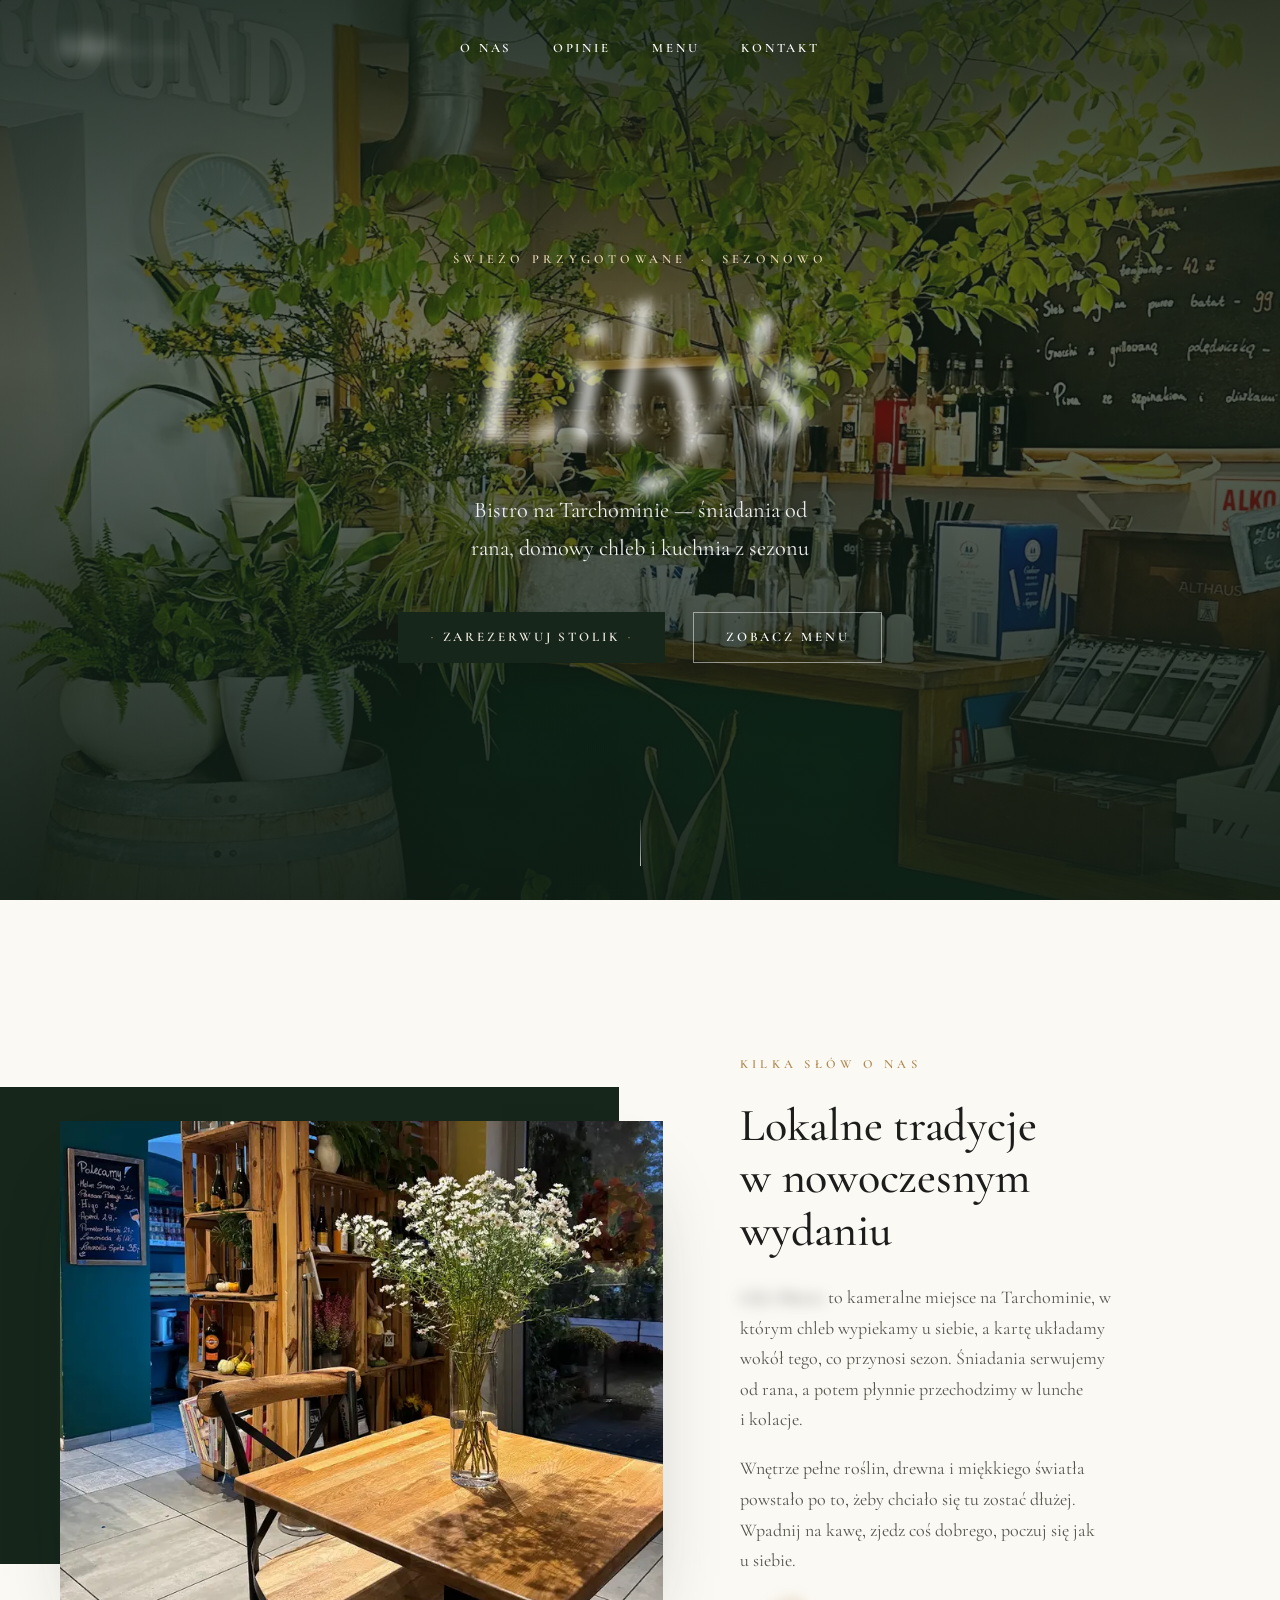
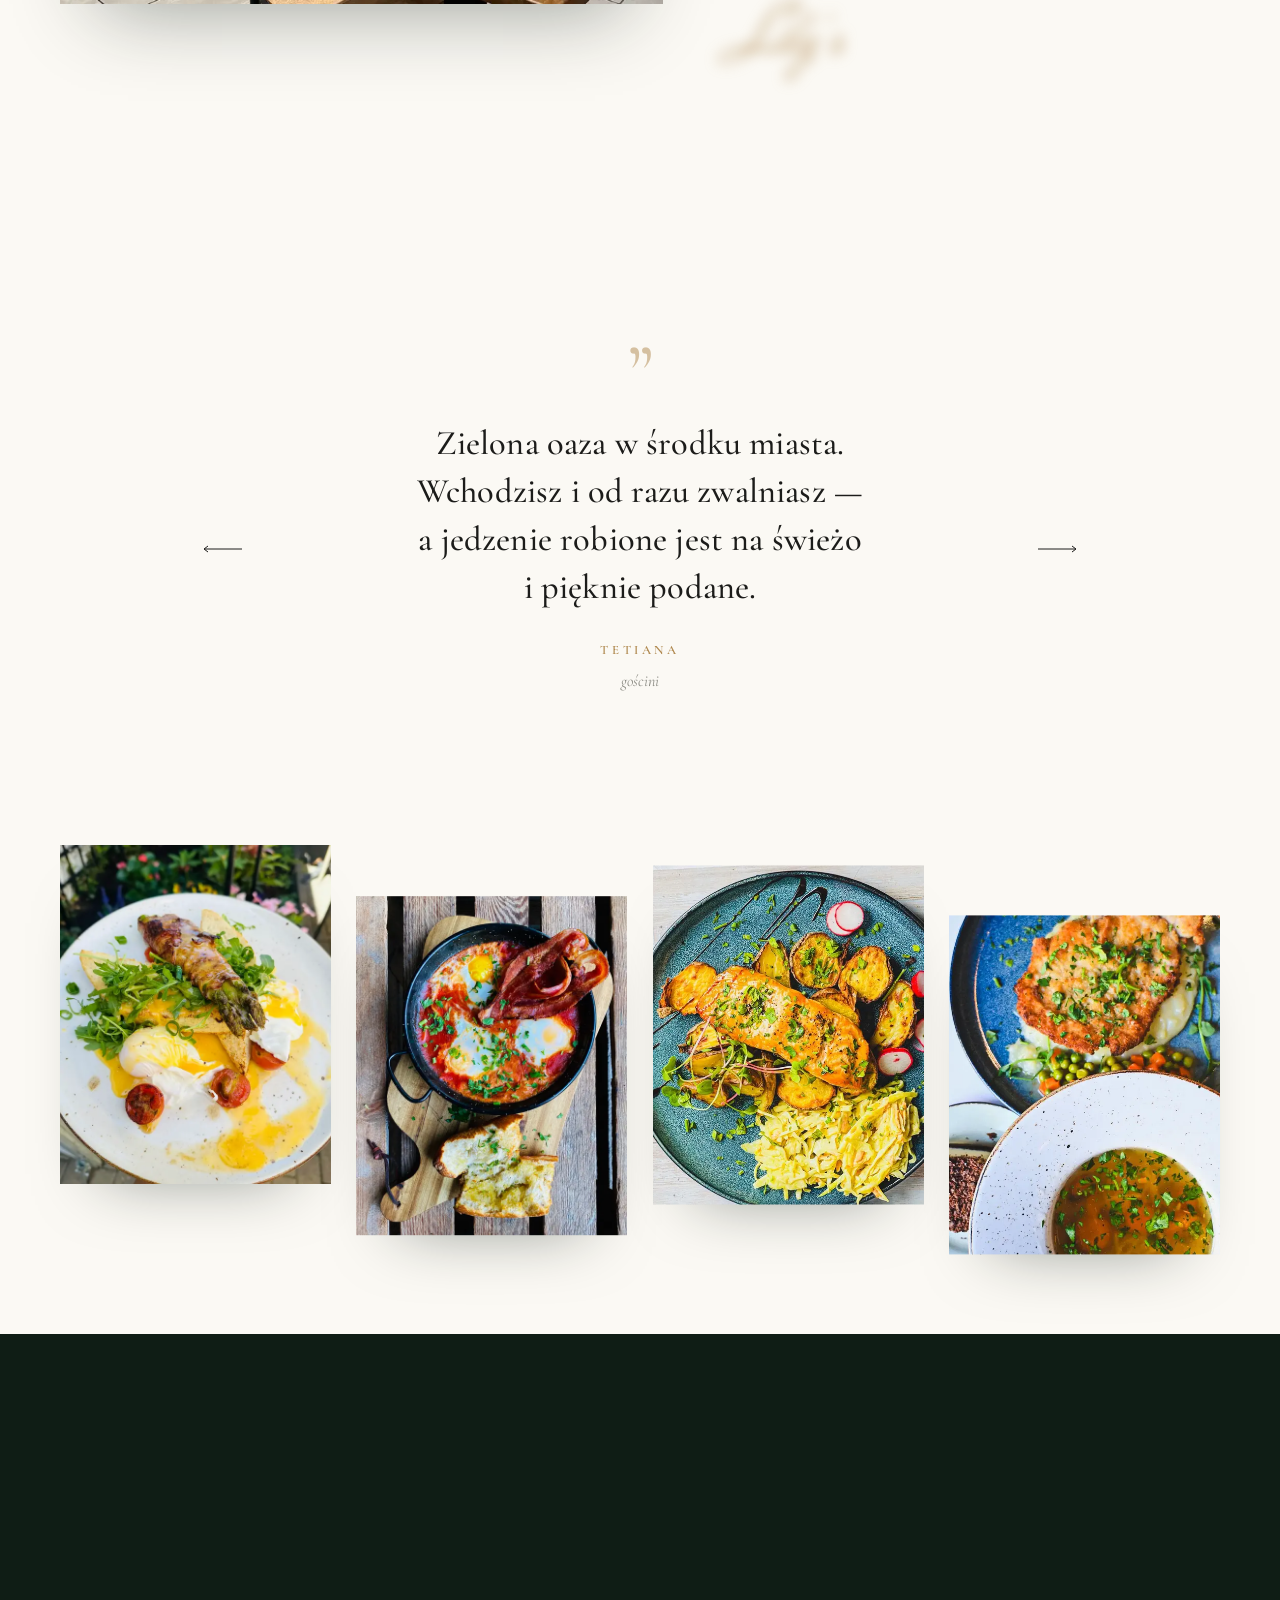
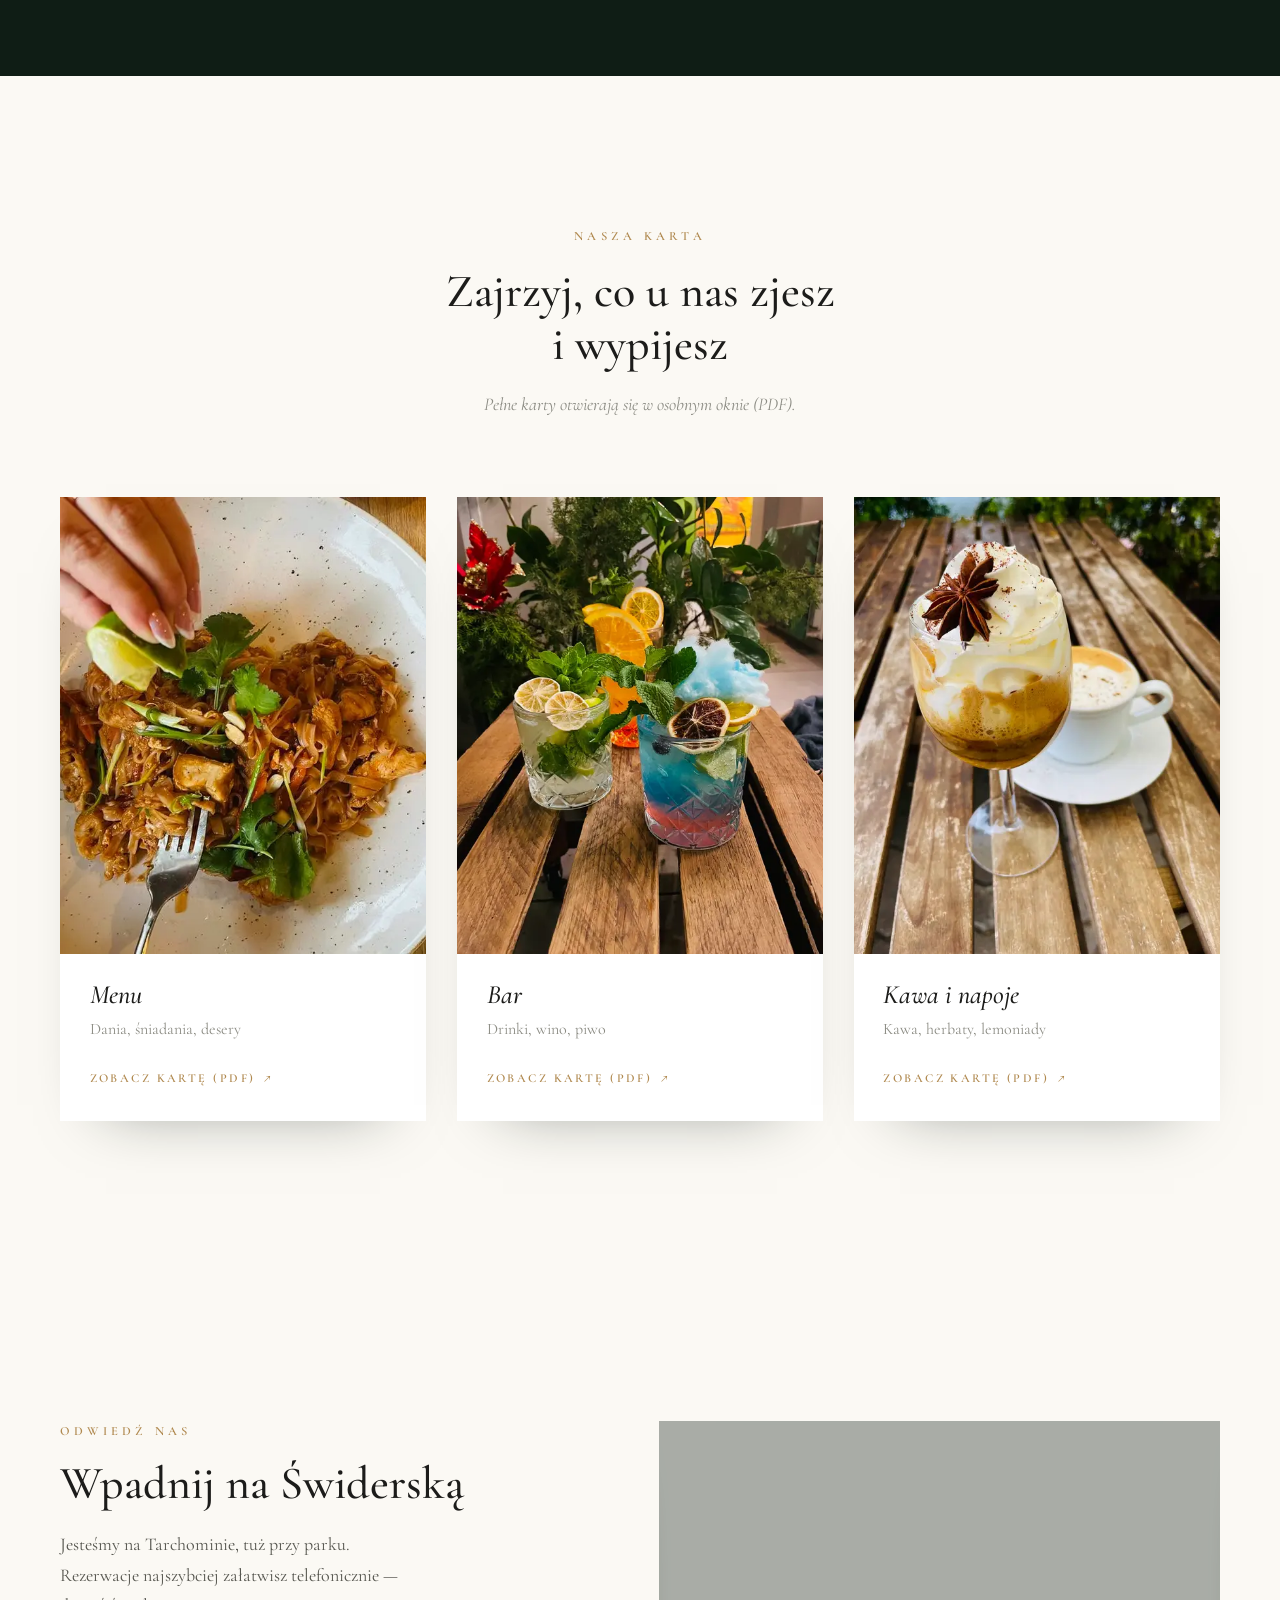
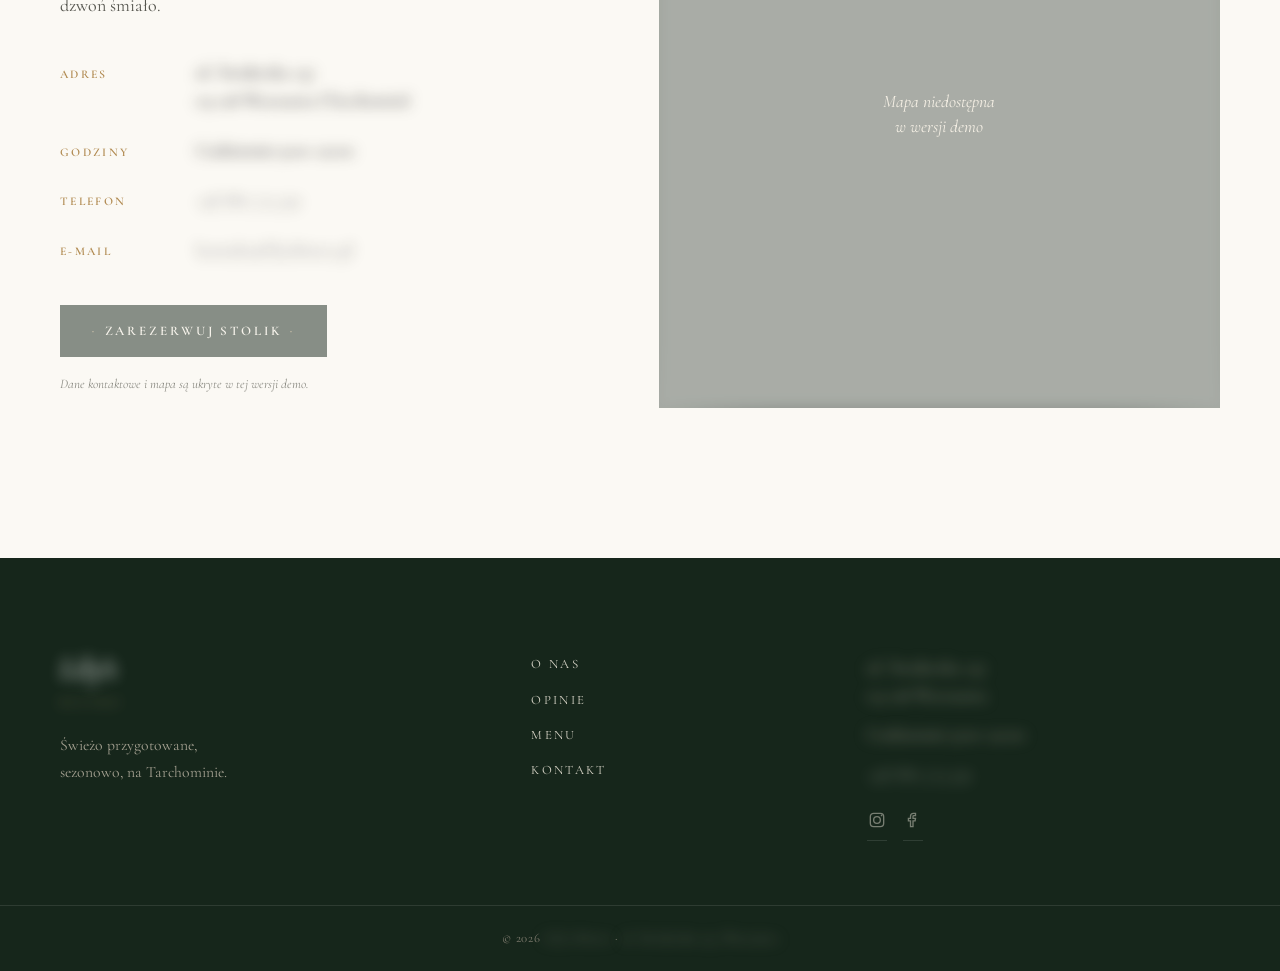
<file: index.html>
<!DOCTYPE html>
<html lang="pl">
<head>
<meta charset="UTF-8">
<meta name="viewport" content="width=device-width, initial-scale=1">
<title>Strona Restauracji</title>
<meta name="description" content="Jednostronicowa strona restauracji — hero, o nas, opinie, menu i kontakt. Projekt portfolio.">

<link rel="icon" href="data:image/svg+xml,%3Csvg xmlns='http://www.w3.org/2000/svg' viewBox='0 0 32 32'%3E%3Crect width='32' height='32' fill='%2316261b'/%3E%3Cpath d='M16 6l4 10-4 10-4-10z' fill='%23b0894f'/%3E%3C/svg%3E">

<link rel="preconnect" href="https://fonts.googleapis.com">
<link rel="preconnect" href="https://fonts.gstatic.com" crossorigin>
<link rel="stylesheet" href="https://fonts.googleapis.com/css2?family=Cormorant+Garamond:ital,wght@0,300;0,400;0,500;0,600;1,400;1,500&family=Mr+De+Haviland&display=swap">

<link rel="preload" as="image" href="assets/img/hero.webp" type="image/webp" imagesrcset="assets/img/hero-760.webp 760w, assets/img/hero-1200.webp 1200w, assets/img/hero.webp 1920w" imagesizes="100vw">
<link rel="stylesheet" href="assets/css/style.css">
</head>
<body id="top">

<a class="skip-link" href="#tresc">Przejdź do treści</a>

<header class="site-header" data-header>
  <div class="site-header__bar">
    <a class="brand" href="#top">
      <span class="brand__name demo-blur">Lily's</span>
      <span class="brand__sub demo-blur">Bistro</span>
    </a>

    <nav class="nav" aria-label="Menu główne">
      <ul class="nav__list">
        <li><a href="#o-nas">O nas</a></li>
        <li><a href="#opinie">Opinie</a></li>
        <li><a href="#menu">Menu</a></li>
        <li><a href="#kontakt">Kontakt</a></li>
      </ul>
    </nav>

    <div class="site-header__aside">
      <a class="phone demo-blur is-demo-disabled" aria-disabled="true" title="Wyłączone w wersji demo">+48 880 713 352</a>
      <button class="burger" type="button" aria-label="Otwórz menu" aria-expanded="false" aria-controls="mobile-menu" data-burger>
        <span></span><span></span><span></span>
      </button>
    </div>
  </div>
</header>

<div class="mobile-menu" id="mobile-menu" data-mobile-menu hidden>
  <nav aria-label="Menu mobilne">
    <ul>
      <li><a href="#o-nas">O nas</a></li>
      <li><a href="#opinie">Opinie</a></li>
      <li><a href="#menu">Menu</a></li>
      <li><a href="#kontakt">Kontakt</a></li>
    </ul>
  </nav>
  <a class="phone phone--big demo-blur is-demo-disabled" aria-disabled="true" title="Wyłączone w wersji demo">+48 880 713 352</a>
</div>

<main id="tresc">

  <section class="hero" aria-label="Wprowadzenie">
    <picture class="hero__media">
      <source type="image/webp" srcset="assets/img/hero-760.webp 760w, assets/img/hero-1200.webp 1200w, assets/img/hero.webp 1920w" sizes="100vw">
      <img src="assets/img/hero.jpg" alt="Wnętrze restauracji — zielona ściana baru, drewno i mnóstwo roślin" width="1920" height="1280" fetchpriority="high" decoding="async">
    </picture>

    <div class="hero__inner">
      <p class="overline hero__overline">Świeżo przygotowane<span class="overline__tail"> &nbsp;·&nbsp; sezonowo</span></p>
      <h1 class="hero__title"><span class="hero__word demo-blur">Lily's</span></h1>
      <p class="hero__sub">Bistro na Tarchominie — śniadania od rana, domowy chleb i&nbsp;kuchnia z&nbsp;sezonu</p>
      <div class="hero__cta">
        <a class="btn btn--solid" href="#kontakt"><span>Zarezerwuj stolik</span></a>
        <a class="btn btn--ghost" href="#menu">Zobacz menu</a>
      </div>
    </div>

    <a class="hero__scroll" href="#o-nas" aria-label="Przewiń niżej">
      <span class="hero__scroll-line" aria-hidden="true"></span>
    </a>
  </section>

  <section id="o-nas" class="about">
    <div class="about__inner">
      <div class="about__media" data-reveal>
        <span class="about__block" aria-hidden="true"></span>
        <picture>
          <source type="image/webp" srcset="assets/img/about-760.webp 760w, assets/img/about.webp 1200w" sizes="(max-width: 900px) 90vw, 50vw">
          <img src="assets/img/about.jpg" alt="Stolik przy oknie — bukiet polnych kwiatów, drewniana półka z butelkami i zielona ściana" width="1200" height="960" loading="lazy" decoding="async">
        </picture>
      </div>

      <div class="about__text" data-reveal>
        <p class="overline">Kilka słów o nas</p>
        <h2 class="about__title">Lokalne tradycje w&nbsp;nowoczesnym wydaniu</h2>
        <p>
          <span class="demo-blur">Lily's Bistro</span> to kameralne miejsce na Tarchominie, w którym chleb wypiekamy
          u&nbsp;siebie, a kartę układamy wokół tego, co przynosi sezon. Śniadania
          serwujemy od rana, a potem płynnie przechodzimy w lunche i&nbsp;kolacje.
        </p>
        <p>
          Wnętrze pełne roślin, drewna i miękkiego światła powstało po to, żeby chciało
          się tu zostać dłużej. Wpadnij na kawę, zjedz coś dobrego, poczuj się jak u&nbsp;siebie.
        </p>
        <p class="about__signature demo-blur" aria-hidden="true">Lily's</p>
      </div>
    </div>
  </section>

  <section id="opinie" class="quotes">
    <div class="quotes__head" data-quote-slider>
      <span class="quotes__mark" aria-hidden="true">&rdquo;</span>

      <button class="quotes__arrow quotes__arrow--prev" type="button" aria-label="Poprzednia opinia" data-quote-prev>
        <svg viewBox="0 0 40 8" width="40" height="8" aria-hidden="true"><path d="M40 4H2M2 4l4-3M2 4l4 3" fill="none" stroke="currentColor" stroke-width="1"/></svg>
      </button>
      <button class="quotes__arrow quotes__arrow--next" type="button" aria-label="Następna opinia" data-quote-next>
        <svg viewBox="0 0 40 8" width="40" height="8" aria-hidden="true"><path d="M0 4h38M38 4l-4-3M38 4l-4 3" fill="none" stroke="currentColor" stroke-width="1"/></svg>
      </button>

      <div class="quotes__track">
        <!-- TODO: podmienić na prawdziwe opinie z profilu Google restauracji -->
        <blockquote class="quote is-active">
          <p class="quote__text">Zielona oaza w środku miasta. Wchodzisz i&nbsp;od&nbsp;razu zwalniasz — a&nbsp;jedzenie robione jest na świeżo i&nbsp;pięknie podane.</p>
          <footer class="quote__by"><span class="quote__name">Tetiana</span><span class="quote__role">gościni</span></footer>
        </blockquote>
        <blockquote class="quote">
          <p class="quote__text">Wpadamy na śniadanie w&nbsp;każdy weekend. Obsługa serdeczna i&nbsp;bez pośpiechu, a&nbsp;domowy chleb to osobny powód, żeby tu wracać.</p>
          <footer class="quote__by"><span class="quote__name">Anna K.</span><span class="quote__role">stała gościni</span></footer>
        </blockquote>
        <blockquote class="quote">
          <p class="quote__text">Proste rzeczy zrobione naprawdę dobrze, podane szybko, w&nbsp;klimatycznym wnętrzu. Dokładnie takie miejsce, jakiego brakowało na&nbsp;Tarchominie.</p>
          <footer class="quote__by"><span class="quote__name">Michał</span><span class="quote__role">sąsiad</span></footer>
        </blockquote>
      </div>
    </div>

    <div class="quotes__media" data-reveal>
      <figure class="quotes__photo">
        <picture>
          <source type="image/webp" srcset="assets/img/dish-brunch-560.webp 560w, assets/img/dish-brunch.webp 900w" sizes="(max-width: 560px) 45vw, (max-width: 900px) 46vw, 23vw">
          <img src="assets/img/dish-brunch.jpg" alt="Jajka po benedyktyńsku ze szparagami w boczku i rukolą" width="900" height="1125" loading="lazy" decoding="async">
        </picture>
      </figure>
      <figure class="quotes__photo">
        <picture>
          <source type="image/webp" srcset="assets/img/quote-a-560.webp 560w, assets/img/quote-a.webp 900w" sizes="(max-width: 560px) 45vw, (max-width: 900px) 46vw, 23vw">
          <img src="assets/img/quote-a.jpg" alt="Shakshuka z boczkiem i pieczywem na drewnianej desce" width="900" height="1125" loading="lazy" decoding="async">
        </picture>
      </figure>
      <figure class="quotes__photo">
        <picture>
          <source type="image/webp" srcset="assets/img/dish-dinner-540.webp 540w, assets/img/dish-dinner.webp 860w" sizes="(max-width: 560px) 45vw, (max-width: 900px) 46vw, 23vw">
          <img src="assets/img/dish-dinner.jpg" alt="Pieczony łosoś z ziemniakami i surówką z kapusty" width="860" height="1070" loading="lazy" decoding="async">
        </picture>
      </figure>
      <figure class="quotes__photo">
        <picture>
          <source type="image/webp" srcset="assets/img/dish-lunch-540.webp 540w, assets/img/dish-lunch.webp 860w" sizes="(max-width: 560px) 45vw, (max-width: 900px) 46vw, 23vw">
          <img src="assets/img/dish-lunch.jpg" alt="Kotlet w panierce z ziemniakami purée oraz rosół z natką" width="860" height="1048" loading="lazy" decoding="async">
        </picture>
      </figure>
    </div>
  </section>

  <div class="band" role="presentation"></div>

  <section id="menu" class="menu">
    <div class="menu__head" data-reveal>
      <p class="overline">Nasza karta</p>
      <h2 class="menu__title">Zajrzyj, co u&nbsp;nas zjesz i&nbsp;wypijesz</h2>
      <p class="menu__lead">Pełne karty otwierają się w&nbsp;osobnym oknie (PDF).</p>
    </div>

    <div class="menu__grid" data-reveal>
      <a class="menu-card" href="assets/menu/karta-dan.pdf" target="_blank" rel="noopener">
        <span class="menu-card__media">
          <picture>
            <source type="image/webp" srcset="assets/img/menu/dania-520.webp 520w, assets/img/menu/dania.webp 820w" sizes="(max-width: 820px) 42vw, 30vw">
            <img src="assets/img/menu/dania.jpg" alt="Makaron z kurczakiem i limonką — danie z karty menu" width="820" height="1025" loading="lazy" decoding="async">
          </picture>
        </span>
        <span class="menu-card__body">
          <span class="menu-card__label">Menu</span>
          <span class="menu-card__sub">Dania, śniadania, desery</span>
          <span class="menu-card__cta"><span>Zobacz kartę (PDF)</span></span>
        </span>
      </a>

      <a class="menu-card" href="assets/menu/karta-baru.pdf" target="_blank" rel="noopener">
        <span class="menu-card__media">
          <picture>
            <source type="image/webp" srcset="assets/img/menu/drinki-560.webp 560w, assets/img/menu/drinki.webp 900w" sizes="(max-width: 820px) 42vw, 30vw">
            <img src="assets/img/menu/drinki.jpg" alt="Kolorowe koktajle na drewnianej skrzynce" width="900" height="1125" loading="lazy" decoding="async">
          </picture>
        </span>
        <span class="menu-card__body">
          <span class="menu-card__label">Bar</span>
          <span class="menu-card__sub">Drinki, wino, piwo</span>
          <span class="menu-card__cta"><span>Zobacz kartę (PDF)</span></span>
        </span>
      </a>

      <a class="menu-card" href="assets/menu/karta-napojow.pdf" target="_blank" rel="noopener">
        <span class="menu-card__media">
          <picture>
            <source type="image/webp" srcset="assets/img/menu/napoje-560.webp 560w, assets/img/menu/napoje.webp 900w" sizes="(max-width: 820px) 42vw, 30vw">
            <img src="assets/img/menu/napoje.jpg" alt="Kawa z bitą śmietaną i anyżem oraz cappuccino" width="900" height="1125" loading="lazy" decoding="async">
          </picture>
        </span>
        <span class="menu-card__body">
          <span class="menu-card__label">Kawa i&nbsp;napoje</span>
          <span class="menu-card__sub">Kawa, herbaty, lemoniady</span>
          <span class="menu-card__cta"><span>Zobacz kartę (PDF)</span></span>
        </span>
      </a>
    </div>
  </section>

  <section id="kontakt" class="contact">
    <div class="contact__inner">
      <div class="contact__info" data-reveal>
        <p class="overline">Odwiedź nas</p>
        <h2 class="contact__title">Wpadnij na Świderską</h2>
        <p class="contact__lead">
          Jesteśmy na Tarchominie, tuż przy parku. Rezerwacje najszybciej
          załatwisz telefonicznie — dzwoń śmiało.
        </p>

        <dl class="contact__list">
          <div>
            <dt>Adres</dt>
            <dd><span class="demo-blur">ul. Świderska 137<br>03-128 Warszawa (Tarchomin)</span></dd>
          </div>
          <div>
            <dt>Godziny</dt>
            <dd><span class="demo-blur">Codziennie 9:00&ndash;22:00</span></dd>
          </div>
          <div>
            <dt>Telefon</dt>
            <dd><a class="demo-blur is-demo-disabled" aria-disabled="true" title="Wyłączone w wersji demo">+48 880 713 352</a></dd>
          </div>
          <div>
            <dt>E-mail</dt>
            <dd><a class="demo-blur is-demo-disabled" aria-disabled="true" title="Wyłączone w wersji demo">kontakt@lilysbistro.pl</a></dd>
          </div>
        </dl>

        <a class="btn btn--solid is-demo-disabled" aria-disabled="true" title="Wyłączone w wersji demo"><span>Zarezerwuj stolik</span></a>
        <p class="contact__demo-note">Dane kontaktowe i mapa są ukryte w&nbsp;tej wersji demo.</p>
      </div>

      <div class="contact__map contact__map--demo" data-reveal>
        <iframe
          title="Mapa — wyłączona w wersji demo"
          src="https://maps.google.com/maps?q=Warszawa&t=&z=12&ie=UTF8&iwloc=&output=embed"
          loading="lazy" referrerpolicy="no-referrer-when-downgrade" tabindex="-1" aria-hidden="true"></iframe>
        <span class="contact__map-demo-badge">Mapa niedostępna<br>w wersji demo</span>
      </div>
    </div>
  </section>

</main>

<footer class="site-footer">
  <div class="site-footer__inner">
    <div class="site-footer__brand">
      <span class="brand__name demo-blur">Lily's</span>
      <span class="brand__sub demo-blur">Bistro</span>
      <p>Świeżo przygotowane, sezonowo, na Tarchominie.</p>
    </div>

    <nav class="site-footer__nav" aria-label="Stopka">
      <a href="#o-nas">O nas</a>
      <a href="#opinie">Opinie</a>
      <a href="#menu">Menu</a>
      <a href="#kontakt">Kontakt</a>
    </nav>

    <div class="site-footer__meta">
      <p class="demo-blur">ul. Świderska 137<br>03-128 Warszawa</p>
      <p class="demo-blur">Codziennie 9:00&ndash;22:00</p>
      <p><a class="demo-blur is-demo-disabled" aria-disabled="true" title="Wyłączone w wersji demo">+48 880 713 352</a></p>
      <div class="site-footer__social">
        <a class="is-demo-disabled" aria-disabled="true" aria-label="Instagram" title="Wyłączone w wersji demo">
          <svg viewBox="0 0 24 24" width="20" height="20" aria-hidden="true"><path fill="none" stroke="currentColor" stroke-width="1.6" d="M4 8a4 4 0 0 1 4-4h8a4 4 0 0 1 4 4v8a4 4 0 0 1-4 4H8a4 4 0 0 1-4-4z"/><circle cx="12" cy="12" r="4" fill="none" stroke="currentColor" stroke-width="1.6"/><circle cx="17.5" cy="6.5" r="1" fill="currentColor"/></svg>
        </a>
        <a class="is-demo-disabled" aria-disabled="true" aria-label="Facebook" title="Wyłączone w wersji demo">
          <svg viewBox="0 0 24 24" width="20" height="20" aria-hidden="true"><path fill="none" stroke="currentColor" stroke-width="1.6" d="M15 4h-2.5A3.5 3.5 0 0 0 9 7.5V10H6.5v3H9v7h3v-7h2.5l.5-3H12V7.7c0-.6.4-.9 1-.9h2z"/></svg>
        </a>
      </div>
    </div>
  </div>
  <div class="site-footer__bottom">
    <p>&copy; <span data-year>2026</span> <span class="demo-blur">Lily's Bistro</span> · <span class="demo-blur">ul. Świderska 137, Warszawa</span></p>
  </div>
</footer>

<script src="assets/js/main.js" defer></script>
</body>
</html>
</file>
<file: assets/css/style.css>
/* =========================================================
   Restauracja — style
   Sekcja 1: header + hero
   ========================================================= */

:root {
  --cream:      #f7f4ec;
  --cream-soft: #fbf9f4;
  --ink:        #1c1c1a;
  --green:      #16261b;
  --green-deep: #0f1d15;
  --gold:       #b0894f;
  --gold-soft:  #c4a877;
  --muted:      #8c8c84;

  --header-h: 92px;
  --wrap: 1240px;

  --serif: "Cormorant Garamond", "Georgia", "Times New Roman", serif;
  --ease: cubic-bezier(.22, .61, .36, 1);
}

* { box-sizing: border-box; }

html { scroll-behavior: smooth; }

body {
  margin: 0;
  background: var(--cream-soft);
  color: var(--ink);
  font-family: var(--serif);
  font-size: 18px;
  line-height: 1.7;
  font-weight: 400;
  -webkit-font-smoothing: antialiased;
  text-rendering: optimizeLegibility;
}

img, picture { display: block; max-width: 100%; }

a { color: inherit; text-decoration: none; }

.skip-link {
  position: fixed;
  top: -100px;
  left: 16px;
  z-index: 200;
  background: var(--green);
  color: #fff;
  padding: 10px 18px;
  border-radius: 2px;
  transition: top .2s var(--ease);
}
.skip-link:focus { top: 12px; }

/* ---------- Wspólne elementy ---------- */

.overline {
  margin: 0;
  font-size: .78rem;
  font-weight: 600;
  letter-spacing: .34em;
  text-transform: uppercase;
  color: var(--gold);
}

.btn {
  --pad-y: 1.05em;
  --pad-x: 2.4em;
  display: inline-flex;
  align-items: center;
  justify-content: center;
  padding: var(--pad-y) var(--pad-x);
  font-family: var(--serif);
  font-size: .82rem;
  font-weight: 600;
  letter-spacing: .22em;
  text-transform: uppercase;
  cursor: pointer;
  transition: background-color .35s var(--ease), color .35s var(--ease),
              border-color .35s var(--ease), transform .35s var(--ease);
}
.btn:active { transform: translateY(1px); }

.btn--solid {
  background: var(--green);
  color: #f4efe4;
  border: 1px solid var(--green);
}
.btn--solid span { position: relative; }
.btn--solid span::before,
.btn--solid span::after {
  content: "\25C6";
  font-size: .5em;
  color: var(--gold-soft);
  vertical-align: middle;
  position: relative;
  top: -0.15em;
}
.btn--solid span::before { margin-right: 1.1em; }
.btn--solid span::after  { margin-left: 1.1em; }
.btn--solid:hover { background: #1f3526; color: #fff; }

.btn--ghost {
  background: transparent;
  color: #fff;
  border: 1px solid rgba(255, 255, 255, .5);
}
.btn--ghost:hover { border-color: #fff; background: rgba(255, 255, 255, .08); }

/* =========================================================
   HEADER
   ========================================================= */

.site-header {
  position: fixed;
  inset: 0 0 auto 0;
  z-index: 100;
  transition: background-color .4s var(--ease), box-shadow .4s var(--ease);
}

.site-header__bar {
  max-width: var(--wrap);
  margin: 0 auto;
  min-height: var(--header-h);
  padding: 0 40px;
  display: grid;
  grid-template-columns: 1fr auto 1fr;
  align-items: center;
  gap: 24px;
}

.brand {
  display: flex;
  align-items: baseline;
  gap: .5em;
  color: #fff;
  transition: color .4s var(--ease);
}
.brand__name {
  font-size: 1.9rem;
  font-style: italic;
  font-weight: 500;
  line-height: 1;
}
.brand__sub {
  font-size: .72rem;
  letter-spacing: .34em;
  text-transform: uppercase;
  opacity: .85;
}

.nav__list {
  display: flex;
  gap: 2.6rem;
  margin: 0;
  padding: 0;
  list-style: none;
}
.nav__list a {
  position: relative;
  color: #fff;
  font-size: .8rem;
  font-weight: 600;
  letter-spacing: .22em;
  text-transform: uppercase;
  padding: 6px 0;
  transition: color .3s var(--ease);
}
.nav__list a::after {
  content: "";
  position: absolute;
  left: 50%;
  bottom: 0;
  width: 5px;
  height: 5px;
  transform: translate(-50%, 6px) rotate(45deg) scale(0);
  background: var(--gold);
  transition: transform .3s var(--ease);
}
.nav__list a:hover::after { transform: translate(-50%, 6px) rotate(45deg) scale(1); }

.site-header__aside {
  display: flex;
  align-items: center;
  justify-content: flex-end;
  gap: 26px;
}
.phone {
  color: #fff;
  font-size: .82rem;
  font-weight: 600;
  letter-spacing: .18em;
  border-bottom: 1px solid rgba(255, 255, 255, .45);
  padding-bottom: 3px;
  transition: color .3s var(--ease), border-color .3s var(--ease);
}
.phone:hover { border-color: var(--gold); color: var(--gold-soft); }

/* stan po przewinięciu */
.site-header.is-scrolled {
  background: var(--cream-soft);
  box-shadow: 0 1px 0 rgba(28, 28, 26, .09), 0 14px 34px -24px rgba(28, 28, 26, .35);
}
.site-header.is-scrolled .brand,
.site-header.is-scrolled .nav__list a,
.site-header.is-scrolled .phone { color: var(--ink); }
.site-header.is-scrolled .phone { border-color: rgba(28, 28, 26, .28); }
.site-header.is-scrolled .phone:hover { color: var(--gold); border-color: var(--gold); }
.site-header.is-scrolled .burger span { background: var(--ink); }

/* hamburger */
.burger {
  display: none;
  width: 34px;
  height: 22px;
  padding: 0;
  border: 0;
  background: none;
  position: relative;
}
.burger span {
  position: absolute;
  left: 0;
  width: 100%;
  height: 1.5px;
  background: #fff;
  transition: transform .35s var(--ease), opacity .25s var(--ease), background-color .4s var(--ease);
}
.burger span:nth-child(1) { top: 2px; }
.burger span:nth-child(2) { top: 50%; transform: translateY(-50%); }
.burger span:nth-child(3) { bottom: 2px; }
body.menu-open .burger span:nth-child(1) { top: 50%; transform: translateY(-50%) rotate(45deg); }
body.menu-open .burger span:nth-child(2) { opacity: 0; }
body.menu-open .burger span:nth-child(3) { bottom: auto; top: 50%; transform: translateY(-50%) rotate(-45deg); }
body.menu-open .burger span { background: var(--ink); }
body.menu-open .brand { color: var(--ink); }

/* ---------- menu mobilne ---------- */
.mobile-menu {
  position: fixed;
  inset: 0;
  z-index: 90;
  background: var(--cream);
  display: flex;
  flex-direction: column;
  align-items: center;
  justify-content: center;
  gap: 30px;
  padding: var(--header-h) 24px 40px;
  overflow-y: auto;
  opacity: 0;
  pointer-events: none;
  transition: opacity .4s var(--ease);
}
.mobile-menu[hidden] { display: flex; }         /* pozwól na animację */
body.menu-open .mobile-menu { opacity: 1; pointer-events: auto; }
.mobile-menu ul { list-style: none; margin: 0; padding: 0; text-align: center; }
.mobile-menu li { margin: 8px 0; }
.mobile-menu li a {
  font-size: 1.85rem;
  font-style: italic;
  color: var(--ink);
}
.mobile-menu li a:hover { color: var(--gold); }
.phone--big {
  color: var(--ink);
  font-style: normal;
  font-size: 1rem;
  letter-spacing: .22em;
  border-color: rgba(28, 28, 26, .3);
}

/* =========================================================
   HERO
   ========================================================= */

.hero {
  position: relative;
  min-height: 100svh;
  display: flex;
  flex-direction: column;
  align-items: center;
  justify-content: center;
  text-align: center;
  padding: calc(var(--header-h) + 40px) 24px 120px;
  overflow: hidden;
  color: #fff;
}

.hero__media { position: absolute; inset: 0; z-index: -2; }
.hero__media img { width: 100%; height: 100%; object-fit: cover; object-position: 50% 60%; }

.hero::after {
  content: "";
  position: absolute;
  inset: 0;
  z-index: -1;
  background:
    radial-gradient(120% 80% at 50% 45%, rgba(15, 29, 21, .28) 0%, rgba(15, 29, 21, .62) 62%, rgba(15, 29, 21, .82) 100%),
    linear-gradient(180deg, rgba(15, 29, 21, .62) 0%, rgba(15, 29, 21, .34) 40%, rgba(15, 29, 21, .82) 100%);
}

.hero__inner { max-width: 900px; }

.hero__overline {
  margin-bottom: 1.4rem;
  color: #e7d6b5;
  text-shadow: 0 2px 18px rgba(0, 0, 0, .5);
}

.hero__title { margin: 0; line-height: .9; }
.hero__word {
  display: block;
  font-style: italic;
  font-weight: 500;
  font-size: clamp(4.5rem, 15vw, 12.5rem);
  letter-spacing: -0.01em;
  text-shadow: 0 18px 60px rgba(0, 0, 0, .35);
}

.hero__sub {
  margin: 1.6rem auto 0;
  max-width: 34ch;
  font-size: clamp(1.05rem, 2.4vw, 1.4rem);
  font-weight: 400;
  color: rgba(255, 255, 255, .92);
  text-shadow: 0 2px 20px rgba(0, 0, 0, .45);
}

.hero__cta {
  margin-top: 2.8rem;
  display: flex;
  gap: 20px 28px;
  flex-wrap: wrap;
  justify-content: center;
  align-items: center;
}

.hero__scroll {
  position: absolute;
  left: 50%;
  bottom: 34px;
  transform: translateX(-50%);
}
.hero__scroll-line {
  display: block;
  width: 1px;
  height: 46px;
  background: linear-gradient(rgba(255, 255, 255, .1), rgba(255, 255, 255, .7));
}

.section-placeholder { min-height: 4px; }

/* kotwice nawigacji nie chowają się pod sticky headerem */
main section[id] { scroll-margin-top: calc(var(--header-h) + 18px); }

/* =========================================================
   SEKCJA: O NAS
   ========================================================= */

.about {
  position: relative;
  background: var(--cream-soft);
  padding: clamp(80px, 12vw, 160px) 0;
  overflow: hidden;
}

.about__inner {
  max-width: var(--wrap);
  margin: 0 auto;
  padding: 0 40px;
  display: grid;
  grid-template-columns: minmax(0, 52%) 1fr;
  align-items: center;
  gap: clamp(44px, 6vw, 104px);
}

/* --- obraz + zielony blok --- */
.about__media {
  position: relative;
  isolation: isolate;
}
.about__media picture,
.about__media img {
  position: relative;
  z-index: 1;
  display: block;
  width: 100%;
}
.about__media img {
  height: auto;
  aspect-ratio: 5 / 4;
  object-fit: cover;
  box-shadow: 0 40px 80px -40px rgba(15, 29, 21, .45);
}
.about__block {
  position: absolute;
  z-index: 0;
  top: -34px;
  right: 44px;
  bottom: 40px;
  left: -100vw;                 /* wychodzi poza lewą krawędź ekranu */
  background: var(--green);
}

/* --- kolumna tekstu --- */
.about__text { max-width: 42ch; }
.about__text .overline { margin-bottom: 1.5rem; }

.about__title {
  margin: 0 0 1.6rem;
  font-weight: 500;
  font-size: clamp(2rem, 3.6vw, 3.25rem);
  line-height: 1.14;
  letter-spacing: -0.005em;
}

.about__text p:not(.overline):not(.about__signature) {
  margin: 0 0 1.15rem;
  color: #55554e;
}

.about__signature {
  margin: 1.6rem 0 0;
  font-family: "Mr De Haviland", "Cormorant Garamond", cursive;
  font-size: clamp(3rem, 6vw, 4.4rem);
  line-height: 1;
  color: var(--gold);
}

/* --- reveal --- */
[data-reveal] {
  opacity: 0;
  transform: translateY(34px);
  transition: opacity .9s var(--ease), transform .9s var(--ease);
}
[data-reveal].is-visible {
  opacity: 1;
  transform: none;
}
.about__text[data-reveal] { transition-delay: .12s; }

@media (max-width: 900px) {
  .about__inner {
    grid-template-columns: 1fr;
    gap: 40px;
    max-width: 520px;
  }
  .about__media { order: -1; }
  .about__block { left: -40px; right: 32px; top: -24px; bottom: 28px; }
  .about__text { max-width: none; }
}

@media (prefers-reduced-motion: reduce) {
  [data-reveal] { opacity: 1; transform: none; transition: none; }
}

/* =========================================================
   SEKCJA: OPINIE
   ========================================================= */

.quotes {
  background: var(--cream-soft);
  padding: clamp(72px, 10vw, 132px) 0 clamp(80px, 12vw, 150px);
}

.quotes__head {
  position: relative;
  max-width: 880px;
  margin: 0 auto;
  padding: 0 72px;
  text-align: center;
}

.quotes__mark {
  display: block;
  font-size: 5rem;
  line-height: .5;
  color: var(--gold);
  opacity: .5;
  margin-bottom: 1.6rem;
  font-family: var(--serif);
}

.quotes__track {
  display: grid;
}
.quote {
  grid-area: 1 / 1;
  margin: 0;
  opacity: 0;
  visibility: hidden;
  transform: translateY(12px);
  transition: opacity .5s var(--ease), transform .5s var(--ease), visibility .5s;
}
.quote.is-active {
  opacity: 1;
  visibility: visible;
  transform: none;
}

.quote__text {
  margin: 0 auto;
  max-width: 30ch;
  font-size: clamp(1.4rem, 2.9vw, 2.15rem);
  line-height: 1.4;
  font-weight: 500;
  letter-spacing: .005em;
}

.quote__by {
  margin-top: 1.8rem;
  display: flex;
  flex-direction: column;
  gap: .35rem;
}
.quote__name {
  font-size: .8rem;
  font-weight: 600;
  letter-spacing: .28em;
  text-transform: uppercase;
  color: var(--gold);
}
.quote__role {
  font-size: 1rem;
  font-style: italic;
  color: var(--muted);
}

.quotes__arrow {
  position: absolute;
  top: 50%;
  transform: translateY(-50%);
  width: 44px;
  height: 20px;
  padding: 0;
  border: 0;
  background: none;
  color: var(--ink);
  cursor: pointer;
  transition: color .3s var(--ease), transform .3s var(--ease);
}
.quotes__arrow:hover { color: var(--gold); }
.quotes__arrow--prev { left: 0; }
.quotes__arrow--next { right: 0; }
.quotes__arrow--prev:hover { transform: translateY(-50%) translateX(-4px); }
.quotes__arrow--next:hover { transform: translateY(-50%) translateX(4px); }

/* --- pasek zdjęć z potraw --- */
.quotes__media {
  max-width: var(--wrap);
  margin: clamp(56px, 8vw, 108px) auto 0;
  padding: 0 40px;
  display: grid;
  grid-template-columns: repeat(4, 1fr);
  gap: clamp(16px, 2vw, 28px);
  align-items: start;
}
.quotes__photo { margin: 0; }
.quotes__photo img {
  display: block;
  width: 100%;
  height: auto;
  aspect-ratio: 4 / 5;
  object-fit: cover;
  box-shadow: 0 34px 66px -44px rgba(15, 29, 21, .5);
}
/* delikatne przesunięcie w pionie — rytm jak w kolażu */
.quotes__photo:nth-child(2) { transform: translateY(clamp(20px, 4vw, 52px)); }
.quotes__photo:nth-child(3) { transform: translateY(clamp(8px, 1.6vw, 22px)); }
.quotes__photo:nth-child(4) { transform: translateY(clamp(28px, 5.5vw, 72px)); }

@media (max-width: 900px) {
  .quotes__head { padding: 0 44px; }
  .quotes__arrow { width: 34px; }
  .quotes__media {
    grid-template-columns: 1fr 1fr;
    max-width: 560px;
    gap: 18px clamp(16px, 4vw, 26px);
  }
  .quotes__photo:nth-child(2) { transform: translateY(34px); }
  .quotes__photo:nth-child(3) { transform: none; }
  .quotes__photo:nth-child(4) { transform: translateY(34px); }
}

@media (max-width: 420px) {
  .quotes__media { gap: 12px; }
}

/* =========================================================
   PASEK MIĘDZY SEKCJAMI (zdjęcie + zielony blur)
   ========================================================= */

.band {
  position: relative;
  min-height: clamp(260px, 38vh, 440px);
  display: flex;
  align-items: center;
  justify-content: center;
  background-color: var(--green-deep);
  background-position: center 42%;
  background-size: cover;
  background-repeat: no-repeat;
  background-image:
    linear-gradient(rgba(20, 48, 31, .58), rgba(12, 29, 19, .72)),
    url("../img/band.jpg");
  background-image:
    linear-gradient(rgba(20, 48, 31, .58), rgba(12, 29, 19, .72)),
    image-set(url("../img/band.webp") type("image/webp"), url("../img/band.jpg") type("image/jpeg"));
}
@media (min-width: 900px) {
  .band { background-attachment: fixed; }
}

/* =========================================================
   SEKCJA: MENU (karty PDF)
   ========================================================= */

.menu {
  background: var(--cream-soft);
  padding: clamp(80px, 12vw, 150px) 0;
}

.menu__head {
  max-width: 620px;
  margin: 0 auto;
  padding: 0 40px;
  text-align: center;
}
.menu__head .overline { margin-bottom: 1.1rem; }
.menu__title {
  margin: 0;
  font-weight: 500;
  font-size: clamp(2rem, 3.6vw, 3.1rem);
  line-height: 1.16;
}
.menu__lead {
  margin: 1.1rem 0 0;
  color: var(--muted);
  font-style: italic;
}

.menu__grid {
  max-width: var(--wrap);
  margin: clamp(44px, 6vw, 84px) auto 0;
  padding: 0 40px;
  display: grid;
  grid-template-columns: repeat(3, 1fr);
  gap: clamp(20px, 2.4vw, 36px);
}

.menu-card {
  display: flex;
  flex-direction: column;
  background: #fff;
  color: var(--ink);
  text-decoration: none;
  box-shadow: 0 30px 60px -46px rgba(15, 29, 21, .5);
  transition: transform .4s var(--ease), box-shadow .4s var(--ease);
}
.menu-card:hover {
  transform: translateY(-6px);
  box-shadow: 0 46px 84px -44px rgba(15, 29, 21, .55);
}
.menu-card:focus-visible {
  outline: 2px solid var(--gold);
  outline-offset: 3px;
}

.menu-card__media {
  position: relative;
  overflow: hidden;
  aspect-ratio: 4 / 5;
  background: var(--green);
}
.menu-card__media img {
  width: 100%;
  height: 100%;
  object-fit: cover;
  transition: transform .6s var(--ease);
}
.menu-card:hover .menu-card__media img { transform: scale(1.05); }
.menu-card__media::after {
  content: "";
  position: absolute;
  inset: 0;
  background: linear-gradient(180deg, transparent 45%, rgba(15, 29, 21, .5));
  opacity: 0;
  transition: opacity .4s var(--ease);
}
.menu-card:hover .menu-card__media::after { opacity: 1; }

.menu-card__soon {
  position: absolute;
  inset: 0;
  display: flex;
  align-items: center;
  justify-content: center;
  color: var(--gold-soft);
  font-style: italic;
  font-size: 1.05rem;
  letter-spacing: .08em;
}

.menu-card__body {
  padding: 1.7rem 1.85rem 2rem;
  display: flex;
  flex-direction: column;
  gap: .35rem;
}
.menu-card__label {
  font-size: 1.65rem;
  font-style: italic;
  font-weight: 500;
  line-height: 1.1;
}
.menu-card__sub {
  color: var(--muted);
  font-size: 1rem;
}
.menu-card__cta {
  margin-top: 1.1rem;
  display: inline-flex;
  align-items: center;
  gap: .7em;
  font-size: .76rem;
  font-weight: 600;
  letter-spacing: .2em;
  text-transform: uppercase;
  color: var(--gold);
}
.menu-card__cta::after {
  content: "\2197";
  font-size: 1.1em;
  transition: transform .3s var(--ease);
}
.menu-card:hover .menu-card__cta::after { transform: translate(3px, -3px); }

@media (max-width: 820px) {
  .menu__grid {
    grid-template-columns: 1fr;
    max-width: 440px;
  }
  .menu-card { flex-direction: row; }
  .menu-card__media { flex: 0 0 42%; aspect-ratio: 1 / 1; }
  .menu-card__body { justify-content: center; }
}
@media (max-width: 460px) {
  .menu-card { flex-direction: column; }
  .menu-card__media { flex: none; width: 100%; aspect-ratio: 4 / 5; }
}

/* =========================================================
   SEKCJA: KONTAKT
   ========================================================= */

.contact {
  background: var(--cream-soft);
  padding: clamp(80px, 12vw, 150px) 0;
}
.contact__inner {
  max-width: var(--wrap);
  margin: 0 auto;
  padding: 0 40px;
  display: grid;
  grid-template-columns: minmax(0, 45%) 1fr;
  gap: clamp(40px, 6vw, 96px);
  align-items: stretch;
}
.contact__title {
  margin: .9rem 0 0;
  font-weight: 500;
  font-size: clamp(2rem, 3.6vw, 3.1rem);
  line-height: 1.15;
}
.contact__lead {
  margin: 1.2rem 0 0;
  max-width: 40ch;
  color: #55554e;
}
.contact__list {
  margin: 2.4rem 0 0;
  display: grid;
  gap: 1.35rem;
}
.contact__list > div {
  display: grid;
  grid-template-columns: 7.5rem 1fr;
  gap: 1rem;
  align-items: baseline;
}
.contact__list dt {
  font-size: .74rem;
  font-weight: 600;
  letter-spacing: .2em;
  text-transform: uppercase;
  color: var(--gold);
}
.contact__list dd {
  margin: 0;
  line-height: 1.55;
}
.contact__list a {
  border-bottom: 1px solid rgba(28, 28, 26, .25);
  padding-bottom: 1px;
  transition: color .3s var(--ease), border-color .3s var(--ease);
}
.contact__list a:hover { color: var(--gold); border-color: var(--gold); }

.contact__info .btn { margin-top: 2.6rem; }

.contact__map { display: flex; }
.contact__map iframe {
  display: block;
  width: 100%;
  min-height: 460px;
  border: 0;
  box-shadow: 0 40px 80px -44px rgba(15, 29, 21, .5);
}

@media (max-width: 900px) {
  .contact__inner {
    grid-template-columns: 1fr;
    gap: 44px;
    max-width: 560px;
    align-items: start;
  }
  .contact__map iframe { min-height: 0; aspect-ratio: 4 / 3; }
}
@media (max-width: 440px) {
  .contact__list > div { grid-template-columns: 1fr; gap: .2rem; }
}

/* =========================================================
   STOPKA
   ========================================================= */

.site-footer {
  background: var(--green);
  color: #d8d5c8;
}
.site-footer__inner {
  max-width: var(--wrap);
  margin: 0 auto;
  padding: clamp(56px, 8vw, 96px) 40px clamp(40px, 5vw, 64px);
  display: grid;
  grid-template-columns: 1.5fr 1fr 1.3fr;
  gap: clamp(32px, 5vw, 72px);
}
.site-footer .brand__name {
  display: block;
  color: #fff;
  font-size: 1.9rem;
  font-style: italic;
  font-weight: 500;
  line-height: 1;
}
.site-footer .brand__sub {
  display: inline-block;
  margin-top: .5rem;
  color: var(--gold-soft);
  font-size: .72rem;
  letter-spacing: .34em;
  text-transform: uppercase;
}
.site-footer__brand p {
  margin: 1.1rem 0 0;
  max-width: 28ch;
  color: #a4a091;
  font-size: .98rem;
}
.site-footer__nav {
  display: flex;
  flex-direction: column;
  gap: .85rem;
}
.site-footer__nav a {
  font-size: .8rem;
  letter-spacing: .18em;
  text-transform: uppercase;
  color: #d8d5c8;
  transition: color .3s var(--ease);
}
.site-footer__nav a:hover { color: var(--gold-soft); }
.site-footer__meta p {
  margin: 0 0 .7rem;
  line-height: 1.55;
  color: #a4a091;
}
.site-footer__meta a {
  color: #d8d5c8;
  border-bottom: 1px solid rgba(255, 255, 255, .22);
  transition: color .3s var(--ease);
}
.site-footer__meta a:hover { color: #fff; }
.site-footer__social {
  display: flex;
  gap: 16px;
  margin-top: 1.3rem;
}
.site-footer__social a {
  color: #d8d5c8;
  transition: color .3s var(--ease), transform .3s var(--ease);
}
.site-footer__social a:hover { color: var(--gold-soft); transform: translateY(-2px); }
.site-footer__bottom {
  border-top: 1px solid rgba(255, 255, 255, .1);
  padding: 22px 40px;
  text-align: center;
}
.site-footer__bottom p {
  margin: 0;
  font-size: .8rem;
  letter-spacing: .05em;
  color: #837f72;
}

@media (max-width: 780px) {
  .site-footer__inner { grid-template-columns: 1fr; gap: 36px; }
}

/* =========================================================
   Animacje wejścia
   ========================================================= */

@media (prefers-reduced-motion: no-preference) {
  .hero__overline,
  .hero__title,
  .hero__sub,
  .hero__cta,
  .hero__scroll {
    opacity: 0;
    transform: translateY(26px);
    animation: hero-rise .95s var(--ease) forwards;
  }
  .hero__overline { animation-delay: .15s; }
  .hero__title    { animation-delay: .30s; }
  .hero__sub      { animation-delay: .48s; }
  .hero__cta      { animation-delay: .62s; }
  .hero__scroll   { animation-delay: 1s; }

  @keyframes hero-rise {
    to { opacity: 1; transform: translateY(0); }
  }
  .hero__scroll { animation-name: hero-rise-bob; }
  @keyframes hero-rise-bob {
    60% { opacity: 1; transform: translateY(0); }
    100% { opacity: 1; transform: translateY(0); }
  }
}

/* =========================================================
   RESPONSYWNOŚĆ
   ========================================================= */

@media (max-width: 1080px) {
  .site-header__bar { padding: 0 28px; grid-template-columns: auto 1fr; }
  .nav { display: none; }
  .site-header .phone { display: none; }
  .burger { display: block; }
  .site-header__aside { gap: 0; }
  :root { --header-h: 74px; }
}

@media (max-width: 560px) {
  body { font-size: 17px; }
  .site-header__bar { padding: 0 20px; }
  .brand__name { font-size: 1.6rem; }
  .brand__sub { display: none; }
  .hero { padding-bottom: 96px; }
  .hero__overline { font-size: .72rem; letter-spacing: .26em; }
  .overline__tail { display: none; }
  .hero__cta { flex-direction: column; width: 100%; }
  .hero__cta .btn { width: 100%; max-width: 340px; }
}

@media (prefers-reduced-motion: reduce) {
  html { scroll-behavior: auto; }
}

/* =========================================================
   TRYB DEMO — ukrywa dane kontaktowe i wyłącza powiązane
   przyciski/linki na potrzeby pokazu klientowi.
   Usuń tę sekcję (i klasy demo-blur / is-demo-disabled /
   contact__map--demo w index.html), gdy strona ma pójść live.
   ========================================================= */

.demo-blur {
  filter: blur(7px);
  user-select: none;
}

.is-demo-disabled {
  cursor: not-allowed;
  opacity: .5;
}
a.is-demo-disabled:hover,
.btn.is-demo-disabled:hover,
.contact__map--link.is-demo-disabled:hover { color: inherit; border-color: inherit; background: inherit; transform: none; }
.btn--solid.is-demo-disabled:hover { background: var(--green); color: #f4efe4; }

.contact__demo-note {
  margin-top: 1rem;
  font-size: .82rem;
  font-style: italic;
  color: var(--muted);
}

.contact__map--demo { position: relative; overflow: hidden; }
.contact__map--demo iframe {
  filter: blur(7px) saturate(.8);
  pointer-events: none;
}
.contact__map-demo-badge {
  position: absolute;
  inset: 0;
  display: flex;
  align-items: center;
  justify-content: center;
  text-align: center;
  padding: 2rem;
  background: rgba(15, 29, 21, .35);
  color: #f4efe4;
  font-family: var(--serif);
  font-style: italic;
  font-size: 1.1rem;
  line-height: 1.4;
}
</file>
